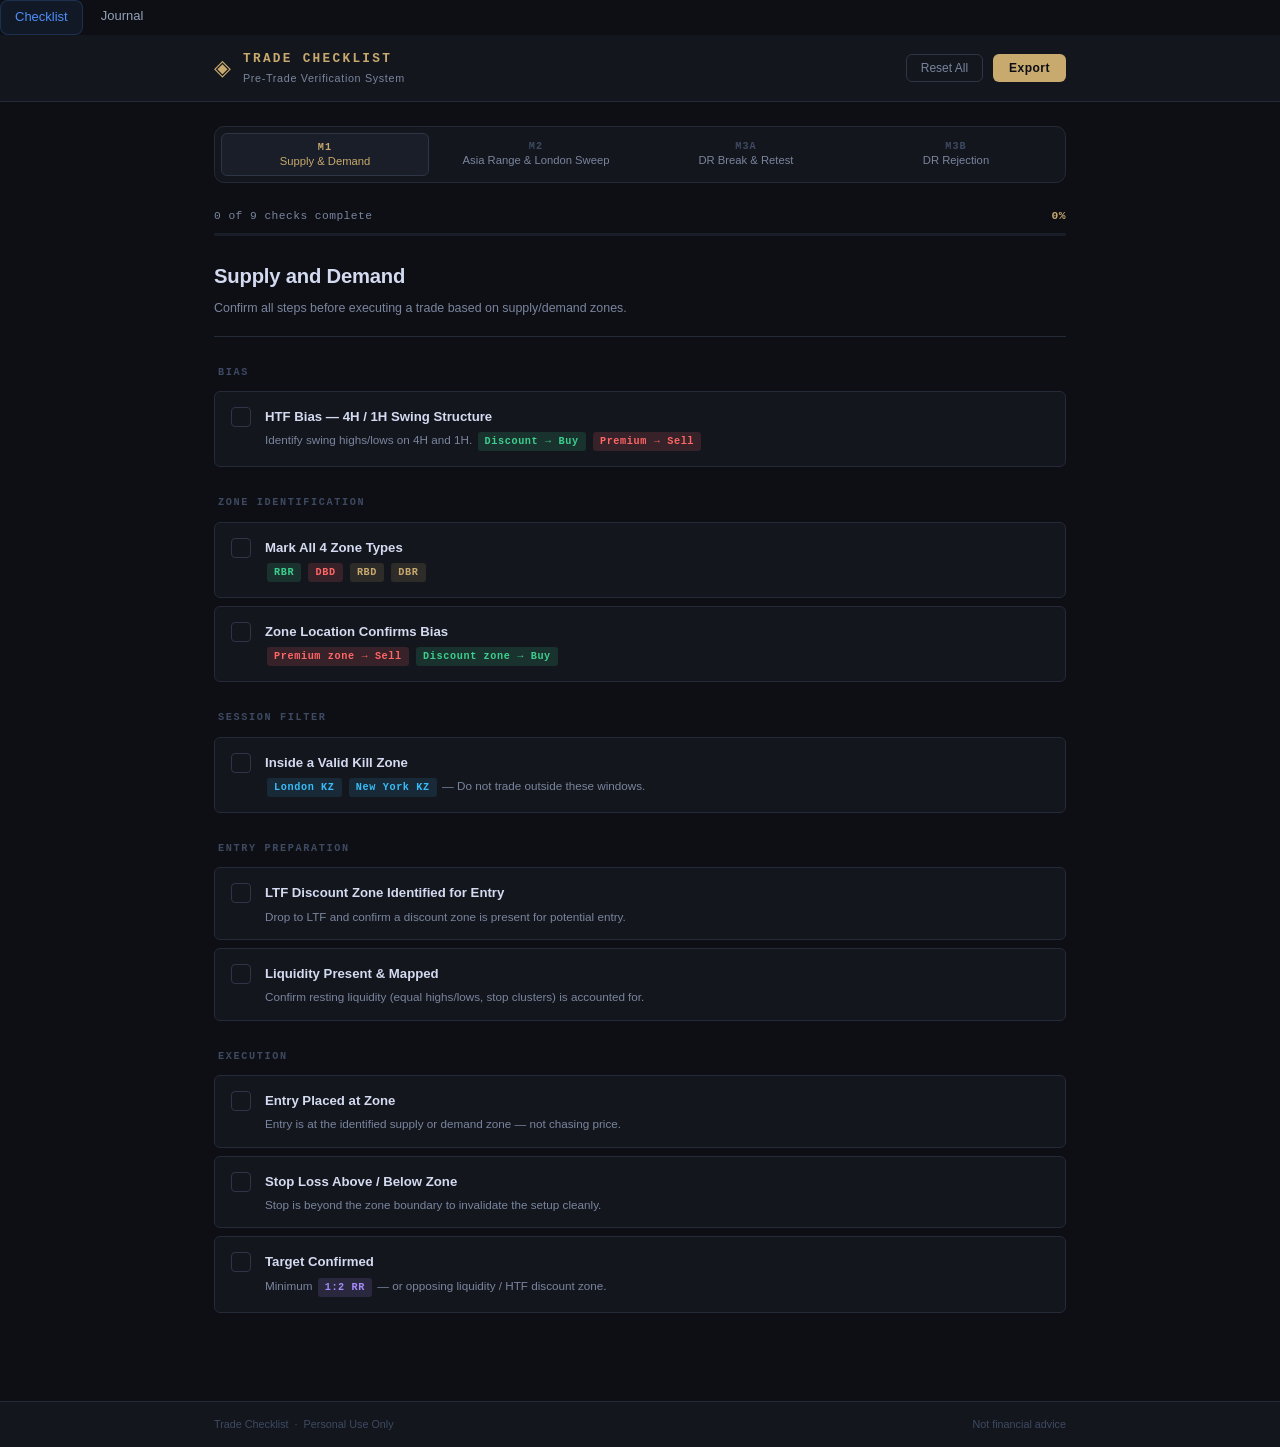
<file: index.html>
<!DOCTYPE html>
<html lang="en">
<head>
  <meta charset="UTF-8" />
  <meta name="viewport" content="width=device-width, initial-scale=1.0" />
  <title>Trade Checklist</title>
  <link rel="stylesheet" href="style.css" />
</head>
<body>

  <nav class="nav-links" style="display:flex;gap:4px;">
  <a href="index.html" style="padding:6px 14px;border-radius:8px;color:#e2e8f0;text-decoration:none;font-size:13px;background:rgba(79,142,247,0.08);border:1px solid rgba(79,142,247,0.2);color:#4f8ef7;">Checklist</a>
  <a href="journal.html" style="padding:6px 14px;border-radius:8px;color:#94a3b8;text-decoration:none;font-size:13px;">Journal</a>
</nav>
  <header>
    <div class="header-inner">
      <div class="logo-block">
        <span class="logo-mark">◈</span>
        <div>
          <div class="site-title">TRADE CHECKLIST</div>
          <div class="site-sub">Pre-Trade Verification System</div>
        </div>
      </div>
      <div class="header-actions">
        <button class="btn-ghost" onclick="resetAll()">Reset All</button>
        <button class="btn-primary" onclick="printChecklist()">Export</button>
      </div>
    </div>
  </header>

  <main>
    <!-- Module Tabs -->
    <nav class="module-tabs">
      <button class="tab active" data-module="0" onclick="switchModule(0)">
        <span class="tab-num">M1</span>
        <span class="tab-label">Supply & Demand</span>
      </button>
      <button class="tab" data-module="1" onclick="switchModule(1)">
        <span class="tab-num">M2</span>
        <span class="tab-label">Asia Range & London Sweep</span>
      </button>
      <button class="tab" data-module="2" onclick="switchModule(2)">
        <span class="tab-num">M3A</span>
        <span class="tab-label">DR Break & Retest</span>
      </button>
      <button class="tab" data-module="3" onclick="switchModule(3)">
        <span class="tab-num">M3B</span>
        <span class="tab-label">DR Rejection</span>
      </button>
    </nav>

    <!-- Progress Bar -->
    <div class="progress-bar-wrap">
      <div class="progress-meta">
        <span id="progress-label">0 of 9 checks complete</span>
        <span id="progress-pct">0%</span>
      </div>
      <div class="progress-track">
        <div class="progress-fill" id="progress-fill"></div>
      </div>
    </div>

    <!-- Checklist Panels -->
    <div class="checklist-panels">

      <!-- Module 1: Supply and Demand -->
      <div class="panel active" id="panel-0">
        <div class="panel-header">
          <div class="panel-title">Supply and Demand</div>
          <div class="panel-desc">Confirm all steps before executing a trade based on supply/demand zones.</div>
        </div>

        <div class="section-group">
          <div class="section-label">BIAS</div>
          <div class="check-item" data-id="m1-1">
            <div class="check-box" onclick="toggleCheck(this)"></div>
            <div class="check-content">
              <div class="check-title">HTF Bias — 4H / 1H Swing Structure</div>
              <div class="check-detail">Identify swing highs/lows on 4H and 1H. <span class="tag tag-buy">Discount → Buy</span> <span class="tag tag-sell">Premium → Sell</span></div>
            </div>
          </div>
        </div>

        <div class="section-group">
          <div class="section-label">ZONE IDENTIFICATION</div>
          <div class="check-item" data-id="m1-2">
            <div class="check-box" onclick="toggleCheck(this)"></div>
            <div class="check-content">
              <div class="check-title">Mark All 4 Zone Types</div>
              <div class="check-detail">
                <span class="tag tag-green">RBR</span>
                <span class="tag tag-red">DBD</span>
                <span class="tag tag-reverse">RBD</span>
                <span class="tag tag-reverse">DBR</span>
              </div>
            </div>
          </div>
          <div class="check-item" data-id="m1-3">
            <div class="check-box" onclick="toggleCheck(this)"></div>
            <div class="check-content">
              <div class="check-title">Zone Location Confirms Bias</div>
              <div class="check-detail"><span class="tag tag-sell">Premium zone → Sell</span> <span class="tag tag-buy">Discount zone → Buy</span></div>
            </div>
          </div>
        </div>

        <div class="section-group">
          <div class="section-label">SESSION FILTER</div>
          <div class="check-item" data-id="m1-4">
            <div class="check-box" onclick="toggleCheck(this)"></div>
            <div class="check-content">
              <div class="check-title">Inside a Valid Kill Zone</div>
              <div class="check-detail"><span class="tag tag-session">London KZ</span> <span class="tag tag-session">New York KZ</span> — Do not trade outside these windows.</div>
            </div>
          </div>
        </div>

        <div class="section-group">
          <div class="section-label">ENTRY PREPARATION</div>
          <div class="check-item" data-id="m1-5">
            <div class="check-box" onclick="toggleCheck(this)"></div>
            <div class="check-content">
              <div class="check-title">LTF Discount Zone Identified for Entry</div>
              <div class="check-detail">Drop to LTF and confirm a discount zone is present for potential entry.</div>
            </div>
          </div>
          <div class="check-item" data-id="m1-6">
            <div class="check-box" onclick="toggleCheck(this)"></div>
            <div class="check-content">
              <div class="check-title">Liquidity Present & Mapped</div>
              <div class="check-detail">Confirm resting liquidity (equal highs/lows, stop clusters) is accounted for.</div>
            </div>
          </div>
        </div>

        <div class="section-group">
          <div class="section-label">EXECUTION</div>
          <div class="check-item" data-id="m1-7">
            <div class="check-box" onclick="toggleCheck(this)"></div>
            <div class="check-content">
              <div class="check-title">Entry Placed at Zone</div>
              <div class="check-detail">Entry is at the identified supply or demand zone — not chasing price.</div>
            </div>
          </div>
          <div class="check-item" data-id="m1-8">
            <div class="check-box" onclick="toggleCheck(this)"></div>
            <div class="check-content">
              <div class="check-title">Stop Loss Above / Below Zone</div>
              <div class="check-detail">Stop is beyond the zone boundary to invalidate the setup cleanly.</div>
            </div>
          </div>
          <div class="check-item" data-id="m1-9">
            <div class="check-box" onclick="toggleCheck(this)"></div>
            <div class="check-content">
              <div class="check-title">Target Confirmed</div>
              <div class="check-detail">Minimum <span class="tag tag-rr">1:2 RR</span> — or opposing liquidity / HTF discount zone.</div>
            </div>
          </div>
        </div>
      </div>

      <!-- Module 2: Asia Range & London Sweep -->
      <div class="panel" id="panel-1">
        <div class="panel-header">
          <div class="panel-title">Asia Range & London Sweep</div>
          <div class="panel-desc">Confirm Asia session range and London's sweep of its liquidity before entry.</div>
        </div>

        <div class="section-group">
          <div class="section-label">BIAS</div>
          <div class="check-item" data-id="m2-1">
            <div class="check-box" onclick="toggleCheck(this)"></div>
            <div class="check-content">
              <div class="check-title">HTF Bias — 4H / 1H Swing Structure</div>
              <div class="check-detail">Identify swing highs/lows on 4H and 1H. <span class="tag tag-buy">Discount → Buy</span> <span class="tag tag-sell">Premium → Sell</span></div>
            </div>
          </div>
        </div>

        <div class="section-group">
          <div class="section-label">SESSION ANALYSIS</div>
          <div class="check-item" data-id="m2-2">
            <div class="check-box" onclick="toggleCheck(this)"></div>
            <div class="check-content">
              <div class="check-title">Asia Session Range Marked</div>
              <div class="check-detail">Mark the high and low of the Asia session clearly on your chart.</div>
            </div>
          </div>
          <div class="check-item" data-id="m2-3">
            <div class="check-box" onclick="toggleCheck(this)"></div>
            <div class="check-content">
              <div class="check-title">London Has Swept Asia Liquidity</div>
              <div class="check-detail">Confirm London session took out the Asia high or low (liquidity sweep confirmed).</div>
            </div>
          </div>
        </div>

        <div class="section-group">
          <div class="section-label">CONFIRMATION</div>
          <div class="check-item" data-id="m2-4">
            <div class="check-box" onclick="toggleCheck(this)"></div>
            <div class="check-content">
              <div class="check-title">5-Min CHoCH Formed</div>
              <div class="check-detail">Wait for a Change of Character on the 5-minute chart after the sweep.</div>
            </div>
          </div>
          <div class="check-item" data-id="m2-5">
            <div class="check-box" onclick="toggleCheck(this)"></div>
            <div class="check-content">
              <div class="check-title">LTF Discount Zone for Entry</div>
              <div class="check-detail">Drop to LTF and confirm a discount zone aligns with the CHoCH direction.</div>
            </div>
          </div>
        </div>

        <div class="section-group">
          <div class="section-label">EXECUTION</div>
          <div class="check-item" data-id="m2-6">
            <div class="check-box" onclick="toggleCheck(this)"></div>
            <div class="check-content">
              <div class="check-title">Entry Placed at Zone</div>
              <div class="check-detail">Entry is at the identified LTF zone — not chasing price.</div>
            </div>
          </div>
          <div class="check-item" data-id="m2-7">
            <div class="check-box" onclick="toggleCheck(this)"></div>
            <div class="check-content">
              <div class="check-title">Stop Loss Above / Below the Zone</div>
              <div class="check-detail">Stop is placed beyond the zone to invalidate the setup.</div>
            </div>
          </div>
          <div class="check-item" data-id="m2-8">
            <div class="check-box" onclick="toggleCheck(this)"></div>
            <div class="check-content">
              <div class="check-title">Target: Asia High or Low</div>
              <div class="check-detail">Target is the opposing Asia session level — Asia High (for buys) or Asia Low (for sells).</div>
            </div>
          </div>
        </div>
      </div>

      <!-- Module 3A: DR Break and Retest -->
      <div class="panel" id="panel-2">
        <div class="panel-header">
          <div class="panel-title">DR Break and Retest</div>
          <div class="panel-desc">Wait for the Defining Range to form, break, and retest before entry.</div>
        </div>

        <div class="section-group">
          <div class="section-label">RANGE SETUP</div>
          <div class="check-item" data-id="m3a-1">
            <div class="check-box" onclick="toggleCheck(this)"></div>
            <div class="check-content">
              <div class="check-title">Wait for the DR to Form</div>
              <div class="check-detail">Do not act until the Defining Range has fully established its boundaries.</div>
            </div>
          </div>
          <div class="check-item" data-id="m3a-2">
            <div class="check-box" onclick="toggleCheck(this)"></div>
            <div class="check-content">
              <div class="check-title">Mark All Internal Zones</div>
              <div class="check-detail">Map Supply/Demand zones, FVGs within the range structure.</div>
            </div>
          </div>
          <div class="check-item" data-id="m3a-3">
            <div class="check-box" onclick="toggleCheck(this)"></div>
            <div class="check-content">
              <div class="check-title">DR High / Low / Mid Identified</div>
              <div class="check-detail">All three key DR levels are clearly marked on the chart.</div>
            </div>
          </div>
        </div>

        <div class="section-group">
          <div class="section-label">BREAK & RETEST</div>
          <div class="check-item" data-id="m3a-4">
            <div class="check-box" onclick="toggleCheck(this)"></div>
            <div class="check-content">
              <div class="check-title">Zone Break Confirmed</div>
              <div class="check-detail">Price has broken through the identified zone — wait for the break, not the approach.</div>
            </div>
          </div>
          <div class="check-item" data-id="m3a-5">
            <div class="check-box" onclick="toggleCheck(this)"></div>
            <div class="check-content">
              <div class="check-title">Retest Has Occurred — Entry Planned</div>
              <div class="check-detail">Price returns to the broken zone. Entry is planned at the retest, not the break.</div>
            </div>
          </div>
        </div>

        <div class="section-group">
          <div class="section-label">EXECUTION</div>
          <div class="check-item" data-id="m3a-6">
            <div class="check-box" onclick="toggleCheck(this)"></div>
            <div class="check-content">
              <div class="check-title">Stop Loss Above / Below Zone</div>
              <div class="check-detail">Stop is beyond the retested zone to invalidate the setup.</div>
            </div>
          </div>
          <div class="check-item" data-id="m3a-7">
            <div class="check-box" onclick="toggleCheck(this)"></div>
            <div class="check-content">
              <div class="check-title">Target Confirmed</div>
              <div class="check-detail">Minimum <span class="tag tag-rr">1:2 RR</span> — or opposing liquidity / HTF discount zone.</div>
            </div>
          </div>
        </div>
      </div>

      <!-- Module 3B: DR Rejection -->
      <div class="panel" id="panel-3">
        <div class="panel-header">
          <div class="panel-title">DR Rejection Confirmation</div>
          <div class="panel-desc">When direction is uncertain, wait for two consecutive rejection candles and enter on the third.</div>
        </div>

        <div class="section-group">
          <div class="section-label">RANGE SETUP</div>
          <div class="check-item" data-id="m3b-1">
            <div class="check-box" onclick="toggleCheck(this)"></div>
            <div class="check-content">
              <div class="check-title">Wait for the DR to Form</div>
              <div class="check-detail">Do not act until the Defining Range has fully established its boundaries.</div>
            </div>
          </div>
          <div class="check-item" data-id="m3b-2">
            <div class="check-box" onclick="toggleCheck(this)"></div>
            <div class="check-content">
              <div class="check-title">Mark All Internal Zones</div>
              <div class="check-detail">Map Supply/Demand zones, FVGs within the range structure.</div>
            </div>
          </div>
          <div class="check-item" data-id="m3b-3">
            <div class="check-box" onclick="toggleCheck(this)"></div>
            <div class="check-content">
              <div class="check-title">DR High / Low / Mid Identified</div>
              <div class="check-detail">All three key DR levels are clearly marked on the chart.</div>
            </div>
          </div>
        </div>

        <div class="section-group">
          <div class="section-label">BREAK OBSERVED</div>
          <div class="check-item" data-id="m3b-4">
            <div class="check-box" onclick="toggleCheck(this)"></div>
            <div class="check-content">
              <div class="check-title">Zone Break Confirmed (Direction Uncertain)</div>
              <div class="check-detail">Price broke through a zone but direction is ambiguous — do not enter yet.</div>
            </div>
          </div>
        </div>

        <div class="section-group">
          <div class="section-label">REJECTION PATTERN</div>
          <div class="check-item" data-id="m3b-5">
            <div class="check-box" onclick="toggleCheck(this)"></div>
            <div class="check-content">
              <div class="check-title">Price Pulled Back into DR Levels</div>
              <div class="check-detail">Price returned to the range after the break — now watching for rejection signal.</div>
            </div>
          </div>
          <div class="check-item" data-id="m3b-6">
            <div class="check-box" onclick="toggleCheck(this)"></div>
            <div class="check-content">
              <div class="check-title">Two Consecutive Rejection Candles Formed</div>
              <div class="check-detail">Two back-to-back candles rejecting the DR level are confirmed. Wait for candle 2 to close.</div>
            </div>
          </div>
        </div>

        <div class="section-group">
          <div class="section-label">EXECUTION</div>
          <div class="check-item" data-id="m3b-7">
            <div class="check-box" onclick="toggleCheck(this)"></div>
            <div class="check-content">
              <div class="check-title">Entry on 3rd Candle</div>
              <div class="check-detail">Enter at the open or confirmed move of the third candle — not before.</div>
            </div>
          </div>
          <div class="check-item" data-id="m3b-8">
            <div class="check-box" onclick="toggleCheck(this)"></div>
            <div class="check-content">
              <div class="check-title">Stop Loss Above / Below Zone</div>
              <div class="check-detail">Stop placed beyond the rejection zone to invalidate the pattern.</div>
            </div>
          </div>
          <div class="check-item" data-id="m3b-9">
            <div class="check-box" onclick="toggleCheck(this)"></div>
            <div class="check-content">
              <div class="check-title">Target Confirmed</div>
              <div class="check-detail">Minimum <span class="tag tag-rr">1:2 RR</span> — or opposing liquidity / HTF discount zone.</div>
            </div>
          </div>
        </div>
      </div>

    </div><!-- end .checklist-panels -->

    <!-- Trade Ready Banner -->
    <div class="trade-ready" id="trade-ready">
      <span class="ready-icon">✓</span>
      <span>All checks passed — trade is valid.</span>
    </div>

  </main>

  <footer>
    <div class="footer-inner">
      <span>Trade Checklist &nbsp;·&nbsp; Personal Use Only</span>
      <span>Not financial advice</span>
    </div>
  </footer>

  <script src="app.js"></script>
</body>
</html>
</file>
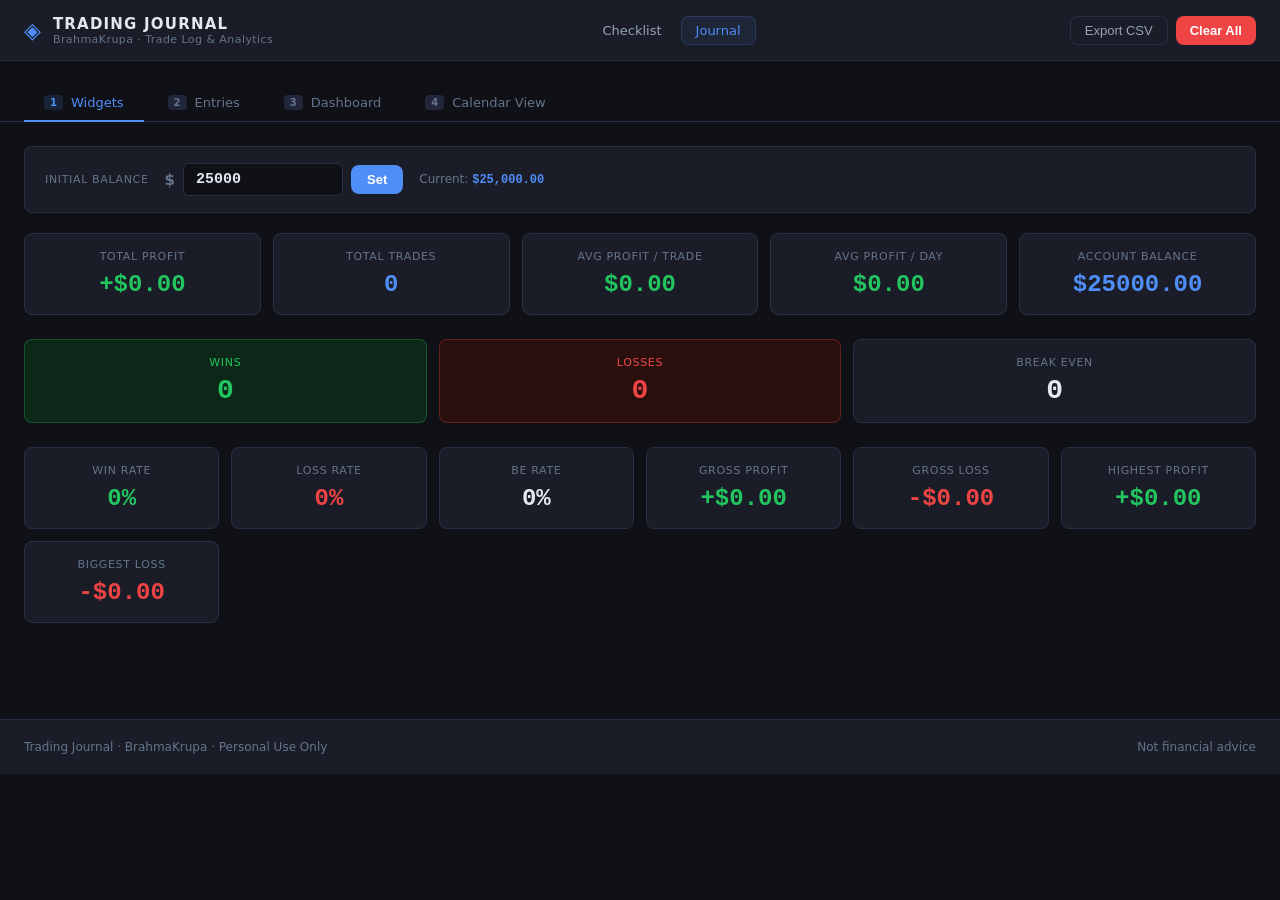
<file: journal.html>
<!DOCTYPE html>
<html lang="en">
<head>
<meta charset="UTF-8" />
<meta name="viewport" content="width=device-width, initial-scale=1.0" />
<title>Trading Journal</title>
<style>
  :root {
    --bg: #0f1117;
    --surface: #1a1d27;
    --surface2: #22263a;
    --border: #2a2f45;
    --accent: #4f8ef7;
    --accent2: #7c5af7;
    --green: #22c55e;
    --green-bg: #0d2818;
    --red: #ef4444;
    --red-bg: #2a0f0f;
    --yellow: #eab308;
    --text: #e2e8f0;
    --text-muted: #64748b;
    --text-dim: #94a3b8;
    --radius: 8px;
    --mono: 'Courier New', monospace;
  }

  * { box-sizing: border-box; margin: 0; padding: 0; }

  body {
    background: var(--bg);
    color: var(--text);
    font-family: 'Segoe UI', system-ui, -apple-system, sans-serif;
    font-size: 14px;
    min-height: 100vh;
  }

  /* ── HEADER ── */
  header {
    background: var(--surface);
    border-bottom: 1px solid var(--border);
    padding: 0 24px;
    position: sticky;
    top: 0;
    z-index: 100;
  }
  .header-inner {
    max-width: 1600px;
    margin: 0 auto;
    display: flex;
    align-items: center;
    justify-content: space-between;
    height: 60px;
  }
  .logo-block { display: flex; align-items: center; gap: 12px; }
  .logo-mark { font-size: 22px; color: var(--accent); }
  .site-title { font-size: 15px; font-weight: 700; letter-spacing: 0.08em; color: var(--text); }
  .site-sub { font-size: 11px; color: var(--text-muted); letter-spacing: 0.04em; }

  .nav-links { display: flex; gap: 4px; }
  .nav-link {
    padding: 6px 14px;
    border-radius: var(--radius);
    font-size: 13px;
    color: var(--text-dim);
    text-decoration: none;
    transition: all 0.15s;
    border: 1px solid transparent;
  }
  .nav-link:hover { color: var(--text); background: var(--surface2); }
  .nav-link.active-link { color: var(--accent); background: rgba(79,142,247,0.08); border-color: rgba(79,142,247,0.2); }

  .header-actions { display: flex; gap: 8px; }
  .btn-ghost {
    padding: 6px 14px; border-radius: var(--radius);
    background: transparent; border: 1px solid var(--border);
    color: var(--text-dim); font-size: 13px; cursor: pointer;
    transition: all 0.15s;
  }
  .btn-ghost:hover { border-color: var(--accent); color: var(--text); }
  .btn-primary {
    padding: 6px 14px; border-radius: var(--radius);
    background: var(--accent); border: none;
    color: #fff; font-size: 13px; cursor: pointer;
    font-weight: 600; transition: opacity 0.15s;
  }
  .btn-primary:hover { opacity: 0.85; }
  .btn-danger {
    padding: 6px 14px; border-radius: var(--radius);
    background: var(--red); border: none;
    color: #fff; font-size: 13px; cursor: pointer;
    font-weight: 600; transition: opacity 0.15s;
  }
  .btn-danger:hover { opacity: 0.85; }

  /* ── TABS ── */
  .module-tabs {
    max-width: 1600px;
    margin: 24px auto 0;
    padding: 0 24px;
    display: flex;
    gap: 4px;
    border-bottom: 1px solid var(--border);
  }
  .tab {
    padding: 10px 20px;
    border: none;
    border-bottom: 2px solid transparent;
    background: transparent;
    color: var(--text-muted);
    font-size: 13px;
    cursor: pointer;
    transition: all 0.15s;
    display: flex;
    align-items: center;
    gap: 8px;
    font-family: inherit;
    margin-bottom: -1px;
  }
  .tab:hover { color: var(--text); }
  .tab.active { color: var(--accent); border-bottom-color: var(--accent); }
  .tab-num {
    font-size: 10px;
    font-weight: 700;
    padding: 2px 6px;
    border-radius: 4px;
    background: var(--surface2);
    color: var(--text-muted);
  }
  .tab.active .tab-num { background: rgba(79,142,247,0.15); color: var(--accent); }

  /* ── PANELS ── */
  .panels { max-width: 1600px; margin: 0 auto; padding: 24px; }
  .panel { display: none; }
  .panel.active { display: block; }

  /* ── WIDGETS PANEL ── */
  .stats-grid {
    display: grid;
    grid-template-columns: repeat(auto-fit, minmax(170px, 1fr));
    gap: 12px;
    margin-bottom: 24px;
  }
  .stat-card {
    background: var(--surface);
    border: 1px solid var(--border);
    border-radius: var(--radius);
    padding: 16px;
    text-align: center;
  }
  .stat-card .label { font-size: 11px; color: var(--text-muted); letter-spacing: 0.06em; text-transform: uppercase; margin-bottom: 8px; }
  .stat-card .value { font-size: 24px; font-weight: 700; font-family: var(--mono); color: var(--text); }
  .stat-card .value.green { color: var(--green); }
  .stat-card .value.red { color: var(--red); }
  .stat-card .value.accent { color: var(--accent); }

  .wl-grid {
    display: grid;
    grid-template-columns: repeat(3, 1fr);
    gap: 12px;
    margin-bottom: 24px;
  }
  .wl-card {
    background: var(--surface);
    border: 1px solid var(--border);
    border-radius: var(--radius);
    padding: 16px;
    text-align: center;
  }
  .wl-card.win-card { border-color: rgba(34,197,94,0.3); background: var(--green-bg); }
  .wl-card.loss-card { border-color: rgba(239,68,68,0.3); background: var(--red-bg); }
  .wl-card .wl-label { font-size: 11px; text-transform: uppercase; letter-spacing: 0.06em; color: var(--text-muted); margin-bottom: 6px; }
  .wl-card.win-card .wl-label { color: var(--green); }
  .wl-card.loss-card .wl-label { color: var(--red); }
  .wl-card .wl-value { font-size: 28px; font-weight: 700; font-family: var(--mono); }
  .wl-card.win-card .wl-value { color: var(--green); }
  .wl-card.loss-card .wl-value { color: var(--red); }

  /* ── ENTRIES PANEL ── */
  .form-header {
    display: flex;
    align-items: center;
    justify-content: space-between;
    margin-bottom: 16px;
  }
  .form-header h2 { font-size: 16px; font-weight: 600; color: var(--text); }

  .entry-form {
    background: var(--surface);
    border: 1px solid var(--border);
    border-radius: var(--radius);
    padding: 20px;
    margin-bottom: 24px;
  }
  .entry-form h3 { font-size: 13px; font-weight: 600; color: var(--text-muted); text-transform: uppercase; letter-spacing: 0.06em; margin-bottom: 16px; }

  .form-grid {
    display: grid;
    grid-template-columns: repeat(auto-fill, minmax(160px, 1fr));
    gap: 12px;
    margin-bottom: 16px;
  }
  .form-group { display: flex; flex-direction: column; gap: 4px; }
  .form-group label { font-size: 11px; color: var(--text-muted); text-transform: uppercase; letter-spacing: 0.05em; }
  .form-group input,
  .form-group select,
  .form-group textarea {
    background: var(--bg);
    border: 1px solid var(--border);
    border-radius: 6px;
    color: var(--text);
    padding: 7px 10px;
    font-size: 13px;
    font-family: inherit;
    transition: border-color 0.15s;
    width: 100%;
  }
  .form-group input:focus,
  .form-group select:focus,
  .form-group textarea:focus {
    outline: none;
    border-color: var(--accent);
  }
  .form-group select option { background: var(--surface2); }
  .form-group textarea { resize: vertical; min-height: 60px; }

  .form-actions { display: flex; gap: 8px; justify-content: flex-end; }

  /* Trade log table */
  .table-wrap { overflow-x: auto; border-radius: var(--radius); border: 1px solid var(--border); }
  table { width: 100%; border-collapse: collapse; min-width: 900px; }
  thead tr { background: var(--surface2); }
  thead th {
    padding: 10px 12px;
    text-align: left;
    font-size: 11px;
    font-weight: 600;
    text-transform: uppercase;
    letter-spacing: 0.06em;
    color: var(--text-muted);
    border-bottom: 1px solid var(--border);
    white-space: nowrap;
  }
  tbody tr { border-bottom: 1px solid var(--border); transition: background 0.1s; }
  tbody tr:last-child { border-bottom: none; }
  tbody tr:hover { background: var(--surface2); }
  tbody td { padding: 10px 12px; font-size: 13px; color: var(--text-dim); white-space: nowrap; }
  tbody td.win { color: var(--green); font-weight: 600; }
  tbody td.loss { color: var(--red); font-weight: 600; }
  tbody td.be { color: var(--yellow); font-weight: 600; }
  .empty-state {
    text-align: center;
    padding: 48px;
    color: var(--text-muted);
    font-size: 13px;
  }
  .empty-state .empty-icon { font-size: 32px; margin-bottom: 8px; opacity: 0.4; }
  .badge {
    display: inline-block;
    padding: 2px 8px;
    border-radius: 4px;
    font-size: 11px;
    font-weight: 600;
  }
  .badge-long { background: rgba(34,197,94,0.15); color: var(--green); }
  .badge-short { background: rgba(239,68,68,0.15); color: var(--red); }
  .badge-win { background: rgba(34,197,94,0.15); color: var(--green); }
  .badge-loss { background: rgba(239,68,68,0.15); color: var(--red); }
  .badge-be { background: rgba(234,179,8,0.15); color: var(--yellow); }
  .del-btn {
    background: none; border: none; color: var(--text-muted); cursor: pointer; font-size: 16px; padding: 2px 6px;
    border-radius: 4px; transition: all 0.15s;
  }
  .del-btn:hover { color: var(--red); background: var(--red-bg); }

  /* ── DASHBOARD PANEL ── */
  .dashboard-grid {
    display: grid;
    grid-template-columns: repeat(auto-fill, minmax(260px, 1fr));
    gap: 16px;
    margin-bottom: 24px;
  }
  .dash-card {
    background: var(--surface);
    border: 1px solid var(--border);
    border-radius: var(--radius);
    overflow: hidden;
  }
  .dash-card-header {
    padding: 12px 16px;
    border-bottom: 1px solid var(--border);
    font-size: 12px;
    font-weight: 600;
    text-transform: uppercase;
    letter-spacing: 0.06em;
    color: var(--text-muted);
  }
  .dash-table { width: 100%; border-collapse: collapse; }
  .dash-table th {
    padding: 8px 12px;
    font-size: 11px;
    text-align: left;
    color: var(--text-muted);
    background: var(--surface2);
  }
  .dash-table td { padding: 8px 12px; font-size: 12px; color: var(--text-dim); border-top: 1px solid var(--border); }
  .dash-table tr:hover td { background: rgba(255,255,255,0.02); }
  .dash-table td.val-green { color: var(--green); font-family: var(--mono); }
  .dash-table td.val-red { color: var(--red); font-family: var(--mono); }
  .dash-table td.val-num { font-family: var(--mono); color: var(--text); }
  .dash-table td.val-accent { color: var(--accent); font-family: var(--mono); }

  /* ── CALENDAR PANEL ── */
  .cal-header {
    display: flex;
    align-items: center;
    justify-content: space-between;
    margin-bottom: 16px;
  }
  .cal-nav {
    display: flex;
    align-items: center;
    gap: 12px;
  }
  .cal-nav button {
    background: var(--surface);
    border: 1px solid var(--border);
    color: var(--text);
    border-radius: 6px;
    padding: 6px 12px;
    cursor: pointer;
    font-size: 14px;
    transition: all 0.15s;
  }
  .cal-nav button:hover { border-color: var(--accent); color: var(--accent); }
  .cal-month-label { font-size: 18px; font-weight: 700; color: var(--text); min-width: 160px; text-align: center; }

  .cal-grid {
    background: var(--surface);
    border: 1px solid var(--border);
    border-radius: var(--radius);
    overflow: hidden;
  }
  .cal-days-header {
    display: grid;
    grid-template-columns: repeat(7, 1fr);
    border-bottom: 1px solid var(--border);
  }
  .cal-day-name {
    padding: 10px;
    text-align: center;
    font-size: 11px;
    font-weight: 600;
    text-transform: uppercase;
    letter-spacing: 0.06em;
    color: var(--text-muted);
    background: var(--surface2);
  }
  .cal-cells {
    display: grid;
    grid-template-columns: repeat(7, 1fr);
  }
  .cal-cell {
    min-height: 90px;
    border-right: 1px solid var(--border);
    border-bottom: 1px solid var(--border);
    padding: 8px;
    position: relative;
    cursor: pointer;
    transition: background 0.1s;
  }
  .cal-cell:nth-child(7n) { border-right: none; }
  .cal-cell:hover { background: var(--surface2); }
  .cal-cell.empty { background: rgba(0,0,0,0.2); cursor: default; }
  .cal-cell.today { outline: 2px solid var(--accent); outline-offset: -2px; }
  .cal-date-num { font-size: 12px; font-weight: 600; color: var(--text-muted); margin-bottom: 4px; }
  .cal-cell.today .cal-date-num { color: var(--accent); }
  .cal-pnl {
    font-size: 14px;
    font-weight: 700;
    font-family: var(--mono);
  }
  .cal-pnl.pos { color: var(--green); }
  .cal-pnl.neg { color: var(--red); }
  .cal-pnl.zero { color: var(--text-muted); }
  .cal-trade-count { font-size: 10px; color: var(--text-muted); margin-top: 2px; }

  .cal-summary {
    display: grid;
    grid-template-columns: repeat(auto-fill, minmax(140px, 1fr));
    gap: 12px;
    margin-top: 16px;
  }

  /* ── MISC ── */
  .section-title {
    font-size: 12px;
    font-weight: 700;
    text-transform: uppercase;
    letter-spacing: 0.08em;
    color: var(--text-muted);
    margin-bottom: 12px;
    padding-bottom: 8px;
    border-bottom: 1px solid var(--border);
  }

  footer {
    margin-top: 48px;
    padding: 20px 24px;
    border-top: 1px solid var(--border);
    background: var(--surface);
  }
  .footer-inner {
    max-width: 1600px;
    margin: 0 auto;
    display: flex;
    justify-content: space-between;
    font-size: 12px;
    color: var(--text-muted);
  }

  @media (max-width: 640px) {
    .header-inner { flex-wrap: wrap; height: auto; padding: 12px 0; gap: 8px; }
    .wl-grid { grid-template-columns: 1fr 1fr 1fr; }
    .form-grid { grid-template-columns: 1fr 1fr; }
    .cal-cell { min-height: 60px; }
  }
</style>
</head>
<body>

<header>
  <div class="header-inner">
    <div class="logo-block">
      <span class="logo-mark">◈</span>
      <div>
        <div class="site-title">TRADING JOURNAL</div>
        <div class="site-sub">BrahmaKrupa · Trade Log & Analytics</div>
      </div>
    </div>
    <nav class="nav-links">
      <a href="index.html" class="nav-link">Checklist</a>
      <a href="journal.html" class="nav-link active-link">Journal</a>
    </nav>
    <div class="header-actions">
      <button class="btn-ghost" onclick="exportCSV()">Export CSV</button>
      <button class="btn-danger" onclick="clearAllTrades()">Clear All</button>
    </div>
  </div>
</header>

<nav class="module-tabs">
  <button class="tab active" data-tab="widgets" onclick="switchTab('widgets')">
    <span class="tab-num">1</span>
    <span class="tab-label">Widgets</span>
  </button>
  <button class="tab" data-tab="entries" onclick="switchTab('entries')">
    <span class="tab-num">2</span>
    <span class="tab-label">Entries</span>
  </button>
  <button class="tab" data-tab="dashboard" onclick="switchTab('dashboard')">
    <span class="tab-num">3</span>
    <span class="tab-label">Dashboard</span>
  </button>
  <button class="tab" data-tab="calendar" onclick="switchTab('calendar')">
    <span class="tab-num">4</span>
    <span class="tab-label">Calendar View</span>
  </button>
</nav>

<div class="panels">

  <!-- ── WIDGETS ── -->
  <div class="panel active" id="tab-widgets">

    <!-- Initial Balance Editor -->
    <div style="background:var(--surface);border:1px solid var(--border);border-radius:var(--radius);padding:16px 20px;margin-bottom:20px;display:flex;align-items:center;gap:16px;flex-wrap:wrap;">
      <div style="font-size:11px;text-transform:uppercase;letter-spacing:0.06em;color:var(--text-muted);white-space:nowrap;">Initial Balance</div>
      <div style="display:flex;align-items:center;gap:8px;">
        <span style="color:var(--text-muted);font-size:15px;font-weight:600;">$</span>
        <input id="initial-balance-input" type="number" step="100" min="0"
          style="background:var(--bg);border:1px solid var(--border);border-radius:6px;color:var(--text);padding:7px 12px;font-size:15px;font-family:'Courier New',monospace;font-weight:700;width:160px;transition:border-color 0.15s;"
          onfocus="this.style.borderColor='var(--accent)'"
          onblur="this.style.borderColor='var(--border)'"
          onkeydown="if(event.key==='Enter')saveInitialBalance()"
          placeholder="25000" />
        <button onclick="saveInitialBalance()" class="btn-primary" style="padding:7px 16px;">Set</button>
      </div>
      <div style="font-size:12px;color:var(--text-muted);">Current: <span id="ib-display" style="color:var(--accent);font-family:'Courier New',monospace;font-weight:700;">$25,000.00</span></div>
    </div>

    <div class="stats-grid" id="stats-grid">
      <div class="stat-card"><div class="label">Total Profit</div><div class="value green" id="w-total-profit">$0.00</div></div>
      <div class="stat-card"><div class="label">Total Trades</div><div class="value accent" id="w-total-trades">0</div></div>
      <div class="stat-card"><div class="label">Avg Profit / Trade</div><div class="value" id="w-avg-trade">$0.00</div></div>
      <div class="stat-card"><div class="label">Avg Profit / Day</div><div class="value" id="w-avg-day">$0.00</div></div>
      <div class="stat-card"><div class="label">Account Balance</div><div class="value accent" id="w-balance">$25,000.00</div></div>
    </div>

    <div class="wl-grid">
      <div class="wl-card win-card"><div class="wl-label">Wins</div><div class="wl-value" id="w-wins">0</div></div>
      <div class="wl-card loss-card"><div class="wl-label">Losses</div><div class="wl-value" id="w-losses">0</div></div>
      <div class="wl-card"><div class="wl-label">Break Even</div><div class="wl-value" id="w-be">0</div></div>
    </div>

    <div class="stats-grid">
      <div class="stat-card"><div class="label">Win Rate</div><div class="value green" id="w-winrate">0%</div></div>
      <div class="stat-card"><div class="label">Loss Rate</div><div class="value red" id="w-lossrate">0%</div></div>
      <div class="stat-card"><div class="label">BE Rate</div><div class="value" id="w-berate">0%</div></div>
      <div class="stat-card"><div class="label">Gross Profit</div><div class="value green" id="w-gross-profit">$0.00</div></div>
      <div class="stat-card"><div class="label">Gross Loss</div><div class="value red" id="w-gross-loss">$0.00</div></div>
      <div class="stat-card"><div class="label">Highest Profit</div><div class="value green" id="w-best">$0.00</div></div>
      <div class="stat-card"><div class="label">Biggest Loss</div><div class="value red" id="w-worst">$0.00</div></div>
    </div>
  </div>

  <!-- ── ENTRIES ── -->
  <div class="panel" id="tab-entries">
    <div class="form-header">
      <h2>Trade Log</h2>
      <button class="btn-primary" onclick="toggleForm()">+ New Trade</button>
    </div>

    <div class="entry-form" id="entry-form" style="display:none;">
      <h3>Log a Trade</h3>
      <div class="form-grid">
        <div class="form-group">
          <label>Date</label>
          <input type="date" id="f-date" />
        </div>
        <div class="form-group">
          <label>Pair</label>
          <input type="text" id="f-pair" placeholder="EURUSD" />
        </div>
        <div class="form-group">
          <label>Session</label>
          <select id="f-session">
            <option value="">—</option>
            <option>London</option>
            <option>New York</option>
            <option>Asia</option>
            <option>Out of Session</option>
          </select>
        </div>
        <div class="form-group">
          <label>Direction</label>
          <select id="f-direction">
            <option value="">—</option>
            <option>Long</option>
            <option>Short</option>
          </select>
        </div>
        <div class="form-group">
          <label>Module</label>
          <select id="f-module">
            <option value="">—</option>
            <option>M1 – Supply & Demand</option>
            <option>M2 – Asia Range & London Sweep</option>
            <option>M3A – DR Break & Retest</option>
            <option>M3B – DR Rejection</option>
          </select>
        </div>
        <div class="form-group">
          <label>Entry Type</label>
          <select id="f-entry-type">
            <option value="">—</option>
            <option>Limit</option>
            <option>Market</option>
            <option>Stop</option>
          </select>
        </div>
        <div class="form-group">
          <label>Entry Price</label>
          <input type="number" id="f-entry" step="0.00001" placeholder="1.08500" />
        </div>
        <div class="form-group">
          <label>Stop Loss</label>
          <input type="number" id="f-sl" step="0.00001" placeholder="1.08200" />
        </div>
        <div class="form-group">
          <label>Take Profit</label>
          <input type="number" id="f-tp" step="0.00001" placeholder="1.09100" />
        </div>
        <div class="form-group">
          <label>Lot Size</label>
          <input type="number" id="f-lot" step="0.01" placeholder="0.10" />
        </div>
        <div class="form-group">
          <label>Profit ($)</label>
          <input type="number" id="f-profit" step="0.01" placeholder="120.00" />
        </div>
        <div class="form-group">
          <label>Outcome</label>
          <select id="f-outcome">
            <option value="">—</option>
            <option>Win</option>
            <option>Loss</option>
            <option>BE</option>
          </select>
        </div>
        <div class="form-group">
          <label>R:R</label>
          <input type="text" id="f-rr" placeholder="1:2" />
        </div>
        <div class="form-group">
          <label>A+ Setup?</label>
          <select id="f-aplus">
            <option value="">—</option>
            <option>Yes</option>
            <option>No</option>
          </select>
        </div>
        <div class="form-group">
          <label>Emotion</label>
          <select id="f-emotion">
            <option value="">—</option>
            <option>Neutral</option>
            <option>Confident</option>
            <option>Anxious</option>
            <option>FOMO</option>
            <option>Greedy</option>
            <option>Patient</option>
          </select>
        </div>
        <div class="form-group">
          <label>Followed Checklist?</label>
          <select id="f-checklist">
            <option value="">—</option>
            <option>Yes</option>
            <option>No</option>
            <option>Partially</option>
          </select>
        </div>
      </div>
      <div class="form-grid" style="grid-template-columns: 1fr 1fr;">
        <div class="form-group">
          <label>Trade Idea / Thesis</label>
          <textarea id="f-idea" placeholder="Why did you take this trade?"></textarea>
        </div>
        <div class="form-group">
          <label>Mistakes / Notes</label>
          <textarea id="f-notes" placeholder="What could you improve?"></textarea>
        </div>
      </div>
      <div class="form-actions">
        <button class="btn-ghost" onclick="toggleForm()">Cancel</button>
        <button class="btn-primary" onclick="saveTrade()">Save Trade</button>
      </div>
    </div>

    <!-- Table -->
    <div class="table-wrap">
      <table>
        <thead>
          <tr>
            <th>#</th>
            <th>Date</th>
            <th>Pair</th>
            <th>Session</th>
            <th>Dir</th>
            <th>Module</th>
            <th>Entry</th>
            <th>SL</th>
            <th>TP</th>
            <th>Lot</th>
            <th>Profit</th>
            <th>Outcome</th>
            <th>R:R</th>
            <th>A+</th>
            <th>Emotion</th>
            <th>Checklist</th>
            <th>Notes</th>
            <th></th>
          </tr>
        </thead>
        <tbody id="trade-tbody">
          <tr>
            <td colspan="18">
              <div class="empty-state">
                <div class="empty-icon">📋</div>
                No trades logged yet. Click "+ New Trade" to get started.
              </div>
            </td>
          </tr>
        </tbody>
      </table>
    </div>
  </div>

  <!-- ── DASHBOARD ── -->
  <div class="panel" id="tab-dashboard">
    <div class="section-title">Performance by Session</div>
    <div class="dashboard-grid" id="dash-session"></div>

    <div class="section-title" style="margin-top:8px;">Performance by Module</div>
    <div class="dashboard-grid" id="dash-module"></div>

    <div class="section-title" style="margin-top:8px;">Monthly Breakdown</div>
    <div class="dash-card" style="margin-bottom:24px;">
      <div class="dash-card-header">Month Wise</div>
      <div style="overflow-x:auto;">
        <table class="dash-table" id="dash-monthly">
          <thead><tr>
            <th>Month</th><th>Trades</th><th>Wins</th><th>Losses</th><th>BE</th>
            <th>Win%</th><th>Net P&amp;L</th><th>Balance</th>
          </tr></thead>
          <tbody id="dash-monthly-body"></tbody>
        </table>
      </div>
    </div>

    <div class="section-title">Direction Analysis</div>
    <div class="dashboard-grid" id="dash-direction"></div>
  </div>

  <!-- ── CALENDAR ── -->
  <div class="panel" id="tab-calendar">
    <div class="cal-header">
      <div class="cal-nav">
        <button onclick="calPrev()">‹</button>
        <div class="cal-month-label" id="cal-label"></div>
        <button onclick="calNext()">›</button>
      </div>
    </div>
    <div class="cal-grid">
      <div class="cal-days-header">
        <div class="cal-day-name">Sun</div>
        <div class="cal-day-name">Mon</div>
        <div class="cal-day-name">Tue</div>
        <div class="cal-day-name">Wed</div>
        <div class="cal-day-name">Thu</div>
        <div class="cal-day-name">Fri</div>
        <div class="cal-day-name">Sat</div>
      </div>
      <div class="cal-cells" id="cal-cells"></div>
    </div>
    <div class="cal-summary" id="cal-summary"></div>
  </div>

</div><!-- /panels -->

<footer>
  <div class="footer-inner">
    <span>Trading Journal · BrahmaKrupa · Personal Use Only</span>
    <span>Not financial advice</span>
  </div>
</footer>

<script>
// ── STATE ──
let INITIAL_BALANCE = parseFloat(localStorage.getItem('tj_initial_balance') || '25000');
let trades = JSON.parse(localStorage.getItem('tj_trades') || '[]');
let calYear = new Date().getFullYear();
let calMonth = new Date().getMonth();

// ── INITIAL BALANCE ──
function saveInitialBalance() {
  const val = parseFloat(document.getElementById('initial-balance-input').value);
  if (isNaN(val) || val < 0) { alert('Enter a valid positive number.'); return; }
  INITIAL_BALANCE = val;
  localStorage.setItem('tj_initial_balance', val);
  document.getElementById('ib-display').textContent = '$' + val.toLocaleString('en-US', {minimumFractionDigits: 2});
  renderWidgets();
  if (document.getElementById('tab-dashboard').classList.contains('active')) renderDashboard();
}

function initBalanceInput() {
  const input = document.getElementById('initial-balance-input');
  input.value = INITIAL_BALANCE;
  document.getElementById('ib-display').textContent = '$' + INITIAL_BALANCE.toLocaleString('en-US', {minimumFractionDigits: 2});
}

// ── TABS ──
function switchTab(id) {
  document.querySelectorAll('.tab').forEach(t => t.classList.toggle('active', t.dataset.tab === id));
  document.querySelectorAll('.panel').forEach(p => p.classList.toggle('active', p.id === 'tab-' + id));
  if (id === 'widgets') renderWidgets();
  if (id === 'entries') renderTable();
  if (id === 'dashboard') renderDashboard();
  if (id === 'calendar') renderCalendar();
}

// ── PERSISTENCE ──
function saveTrades() { localStorage.setItem('tj_trades', JSON.stringify(trades)); }

// ── FORM TOGGLE ──
function toggleForm() {
  const f = document.getElementById('entry-form');
  f.style.display = f.style.display === 'none' ? 'block' : 'none';
  if (f.style.display === 'block') {
    document.getElementById('f-date').value = new Date().toISOString().slice(0, 10);
  }
}

// ── SAVE TRADE ──
function saveTrade() {
  const get = id => document.getElementById(id).value.trim();
  const trade = {
    id: Date.now(),
    date: get('f-date'),
    pair: get('f-pair').toUpperCase(),
    session: get('f-session'),
    direction: get('f-direction'),
    module: get('f-module'),
    entryType: get('f-entry-type'),
    entry: parseFloat(get('f-entry')) || 0,
    sl: parseFloat(get('f-sl')) || 0,
    tp: parseFloat(get('f-tp')) || 0,
    lot: parseFloat(get('f-lot')) || 0,
    profit: parseFloat(get('f-profit')) || 0,
    outcome: get('f-outcome'),
    rr: get('f-rr'),
    aplus: get('f-aplus'),
    emotion: get('f-emotion'),
    checklist: get('f-checklist'),
    idea: get('f-idea'),
    notes: get('f-notes'),
  };
  if (!trade.date || !trade.pair) { alert('Date and Pair are required.'); return; }
  trades.unshift(trade);
  saveTrades();
  renderTable();
  renderWidgets();
  toggleForm();
  // clear form
  ['f-pair','f-session','f-direction','f-module','f-entry-type','f-entry','f-sl','f-tp','f-lot','f-profit','f-outcome','f-rr','f-aplus','f-emotion','f-checklist','f-idea','f-notes'].forEach(id => {
    const el = document.getElementById(id);
    el.tagName === 'SELECT' ? el.selectedIndex = 0 : el.value = '';
  });
}

// ── DELETE ──
function deleteTrade(id) {
  if (!confirm('Delete this trade?')) return;
  trades = trades.filter(t => t.id !== id);
  saveTrades();
  renderTable();
  renderWidgets();
  if (document.getElementById('tab-calendar').classList.contains('active')) renderCalendar();
  if (document.getElementById('tab-dashboard').classList.contains('active')) renderDashboard();
}

// ── RENDER TABLE ──
function renderTable() {
  const tbody = document.getElementById('trade-tbody');
  if (!trades.length) {
    tbody.innerHTML = `<tr><td colspan="18"><div class="empty-state"><div class="empty-icon">📋</div>No trades logged yet. Click "+ New Trade" to get started.</div></td></tr>`;
    return;
  }
  tbody.innerHTML = trades.map((t, i) => {
    const oc = t.outcome === 'Win' ? 'win' : t.outcome === 'Loss' ? 'loss' : 'be';
    const ocBadge = t.outcome === 'Win' ? 'badge-win' : t.outcome === 'Loss' ? 'badge-loss' : 'badge-be';
    const dirBadge = t.direction === 'Long' ? 'badge-long' : 'badge-short';
    const pnl = t.profit >= 0 ? `<span class="win">+$${t.profit.toFixed(2)}</span>` : `<span class="loss">-$${Math.abs(t.profit).toFixed(2)}</span>`;
    return `<tr>
      <td>${trades.length - i}</td>
      <td>${t.date}</td>
      <td><strong>${t.pair}</strong></td>
      <td>${t.session}</td>
      <td><span class="badge ${dirBadge}">${t.direction}</span></td>
      <td>${t.module ? t.module.split('–')[0].trim() : '—'}</td>
      <td>${t.entry || '—'}</td>
      <td>${t.sl || '—'}</td>
      <td>${t.tp || '—'}</td>
      <td>${t.lot || '—'}</td>
      <td>${pnl}</td>
      <td><span class="badge ${ocBadge}">${t.outcome || '—'}</span></td>
      <td>${t.rr || '—'}</td>
      <td>${t.aplus || '—'}</td>
      <td>${t.emotion || '—'}</td>
      <td>${t.checklist || '—'}</td>
      <td title="${t.notes}">${t.notes ? t.notes.slice(0, 20) + (t.notes.length > 20 ? '…' : '') : '—'}</td>
      <td><button class="del-btn" onclick="deleteTrade(${t.id})">✕</button></td>
    </tr>`;
  }).join('');
}

// ── RENDER WIDGETS ──
function renderWidgets() {
  const total = trades.length;
  const wins = trades.filter(t => t.outcome === 'Win').length;
  const losses = trades.filter(t => t.outcome === 'Loss').length;
  const bes = trades.filter(t => t.outcome === 'BE').length;
  const totalPnl = trades.reduce((s, t) => s + (t.profit || 0), 0);
  const grossProfit = trades.filter(t => t.profit > 0).reduce((s, t) => s + t.profit, 0);
  const grossLoss = trades.filter(t => t.profit < 0).reduce((s, t) => s + t.profit, 0);
  const profits = trades.map(t => t.profit || 0);
  const best = profits.length ? Math.max(...profits) : 0;
  const worst = profits.length ? Math.min(...profits) : 0;
  const days = [...new Set(trades.map(t => t.date))].length;
  const balance = INITIAL_BALANCE + totalPnl;

  const fmt = (v, sign = true) => (sign && v > 0 ? '+' : '') + '$' + Math.abs(v).toFixed(2);
  const pct = (n, d) => d ? ((n / d) * 100).toFixed(1) + '%' : '0%';

  set('w-total-profit', (totalPnl >= 0 ? '+' : '') + '$' + Math.abs(totalPnl).toFixed(2));
  set('w-total-trades', total);
  set('w-avg-trade', total ? fmt(totalPnl / total) : '$0.00');
  set('w-avg-day', days ? fmt(totalPnl / days) : '$0.00');
  set('w-balance', '$' + balance.toFixed(2));
  set('w-wins', wins);
  set('w-losses', losses);
  set('w-be', bes);
  set('w-winrate', pct(wins, total));
  set('w-lossrate', pct(losses, total));
  set('w-berate', pct(bes, total));
  set('w-gross-profit', '+$' + grossProfit.toFixed(2));
  set('w-gross-loss', '-$' + Math.abs(grossLoss).toFixed(2));
  set('w-best', (best >= 0 ? '+' : '') + '$' + Math.abs(best).toFixed(2));
  set('w-worst', '-$' + Math.abs(worst).toFixed(2));

  // color
  colorEl('w-total-profit', totalPnl);
  colorEl('w-avg-trade', totalPnl / (total || 1));
  colorEl('w-avg-day', totalPnl / (days || 1));
}

function set(id, val) { const el = document.getElementById(id); if (el) el.textContent = val; }
function colorEl(id, val) {
  const el = document.getElementById(id);
  if (!el) return;
  el.classList.remove('green', 'red');
  el.classList.add(val >= 0 ? 'green' : 'red');
}

// ── RENDER DASHBOARD ──
function renderDashboard() {
  const sessions = ['London', 'New York', 'Asia', 'Out of Session'];
  const modules = ['M1 – Supply & Demand', 'M2 – Asia Range & London Sweep', 'M3A – DR Break & Retest', 'M3B – DR Rejection'];
  const directions = ['Long', 'Short'];

  function buildBreakdown(groupKey, groups) {
    return groups.map(g => {
      const rows = trades.filter(t => (t[groupKey] || '') === g);
      const w = rows.filter(t => t.outcome === 'Win').length;
      const l = rows.filter(t => t.outcome === 'Loss').length;
      const be = rows.filter(t => t.outcome === 'BE').length;
      const pnl = rows.reduce((s, t) => s + (t.profit || 0), 0);
      const pct = rows.length ? ((w / rows.length) * 100).toFixed(0) + '%' : '0%';
      return `<tr>
        <td>${g.split('–')[0].trim()}</td>
        <td class="val-num">${rows.length}</td>
        <td class="val-green">${w}</td>
        <td class="val-red">${l}</td>
        <td>${be}</td>
        <td class="val-accent">${pct}</td>
        <td class="${pnl >= 0 ? 'val-green' : 'val-red'}">${pnl >= 0 ? '+' : ''}$${pnl.toFixed(2)}</td>
      </tr>`;
    }).join('');
  }

  const makeCard = (title, rows) => `
    <div class="dash-card">
      <div class="dash-card-header">${title}</div>
      <table class="dash-table">
        <thead><tr><th>Group</th><th>Total</th><th>W</th><th>L</th><th>BE</th><th>Win%</th><th>P&L</th></tr></thead>
        <tbody>${rows}</tbody>
      </table>
    </div>`;

  document.getElementById('dash-session').innerHTML = makeCard('Session', buildBreakdown('session', sessions));
  document.getElementById('dash-module').innerHTML = makeCard('Module', buildBreakdown('module', modules));
  document.getElementById('dash-direction').innerHTML = makeCard('Direction', buildBreakdown('direction', directions));

  // monthly
  const MONTHS = ['January','February','March','April','May','June','July','August','September','October','November','December'];
  let balance = INITIAL_BALANCE;
  const monthlyBody = MONTHS.map((m, idx) => {
    const rows = trades.filter(t => {
      if (!t.date) return false;
      const d = new Date(t.date);
      return d.getMonth() === idx && d.getFullYear() === new Date().getFullYear();
    });
    const w = rows.filter(t => t.outcome === 'Win').length;
    const l = rows.filter(t => t.outcome === 'Loss').length;
    const be = rows.filter(t => t.outcome === 'BE').length;
    const pnl = rows.reduce((s, t) => s + (t.profit || 0), 0);
    balance += pnl;
    const wr = rows.length ? ((w / rows.length) * 100).toFixed(0) + '%' : '—';
    return `<tr>
      <td>${m}</td>
      <td class="val-num">${rows.length}</td>
      <td class="val-green">${w}</td>
      <td class="val-red">${l}</td>
      <td>${be}</td>
      <td class="val-accent">${wr}</td>
      <td class="${pnl >= 0 ? 'val-green' : 'val-red'}">${pnl !== 0 ? (pnl > 0 ? '+' : '') + '$' + pnl.toFixed(2) : '—'}</td>
      <td class="val-num">$${balance.toFixed(2)}</td>
    </tr>`;
  }).join('');
  document.getElementById('dash-monthly-body').innerHTML = monthlyBody;
}

// ── CALENDAR ──
function renderCalendar() {
  const months = ['January','February','March','April','May','June','July','August','September','October','November','December'];
  document.getElementById('cal-label').textContent = `${months[calMonth]} ${calYear}`;

  const firstDay = new Date(calYear, calMonth, 1).getDay();
  const daysInMonth = new Date(calYear, calMonth + 1, 0).getDate();
  const today = new Date();

  // build day → trades map
  const dayMap = {};
  trades.forEach(t => {
    if (!t.date) return;
    const d = new Date(t.date);
    if (d.getFullYear() === calYear && d.getMonth() === calMonth) {
      const key = d.getDate();
      if (!dayMap[key]) dayMap[key] = [];
      dayMap[key].push(t);
    }
  });

  const cells = document.getElementById('cal-cells');
  let html = '';

  // empty cells before
  for (let i = 0; i < firstDay; i++) html += '<div class="cal-cell empty"></div>';

  for (let d = 1; d <= daysInMonth; d++) {
    const isToday = today.getDate() === d && today.getMonth() === calMonth && today.getFullYear() === calYear;
    const dayTrades = dayMap[d] || [];
    const pnl = dayTrades.reduce((s, t) => s + (t.profit || 0), 0);
    const pnlClass = pnl > 0 ? 'pos' : pnl < 0 ? 'neg' : 'zero';
    const pnlText = pnl !== 0 ? (pnl > 0 ? '+$' : '-$') + Math.abs(pnl).toFixed(2) : '';
    const tradeLabel = dayTrades.length ? `${dayTrades.length} trade${dayTrades.length > 1 ? 's' : ''}` : '';
    html += `<div class="cal-cell${isToday ? ' today' : ''}">
      <div class="cal-date-num">${d}</div>
      ${pnlText ? `<div class="cal-pnl ${pnlClass}">${pnlText}</div>` : ''}
      ${tradeLabel ? `<div class="cal-trade-count">${tradeLabel}</div>` : ''}
    </div>`;
  }

  cells.innerHTML = html;

  // summary
  const monthTrades = Object.values(dayMap).flat();
  const monthPnl = monthTrades.reduce((s, t) => s + (t.profit || 0), 0);
  const monthWins = monthTrades.filter(t => t.outcome === 'Win').length;
  const monthLosses = monthTrades.filter(t => t.outcome === 'Loss').length;

  document.getElementById('cal-summary').innerHTML = `
    <div class="stat-card"><div class="label">Month Trades</div><div class="value accent">${monthTrades.length}</div></div>
    <div class="stat-card"><div class="label">Month P&L</div><div class="value ${monthPnl >= 0 ? 'green' : 'red'}">${monthPnl >= 0 ? '+' : ''}$${Math.abs(monthPnl).toFixed(2)}</div></div>
    <div class="stat-card"><div class="label">Month Wins</div><div class="value green">${monthWins}</div></div>
    <div class="stat-card"><div class="label">Month Losses</div><div class="value red">${monthLosses}</div></div>
    <div class="stat-card"><div class="label">Win Rate</div><div class="value accent">${monthTrades.length ? ((monthWins / monthTrades.length) * 100).toFixed(0) : 0}%</div></div>
  `;
}

function calPrev() { calMonth--; if (calMonth < 0) { calMonth = 11; calYear--; } renderCalendar(); }
function calNext() { calMonth++; if (calMonth > 11) { calMonth = 0; calYear++; } renderCalendar(); }

// ── EXPORT CSV ──
function exportCSV() {
  if (!trades.length) { alert('No trades to export.'); return; }
  const headers = ['Date','Pair','Session','Direction','Module','EntryType','Entry','SL','TP','Lot','Profit','Outcome','RR','A+','Emotion','Checklist','Idea','Notes'];
  const rows = trades.map(t => [
    t.date, t.pair, t.session, t.direction, t.module, t.entryType,
    t.entry, t.sl, t.tp, t.lot, t.profit, t.outcome, t.rr, t.aplus,
    t.emotion, t.checklist, `"${(t.idea||'').replace(/"/g,'""')}"`, `"${(t.notes||'').replace(/"/g,'""')}"`
  ].join(','));
  const csv = [headers.join(','), ...rows].join('\n');
  const a = document.createElement('a');
  a.href = 'data:text/csv,' + encodeURIComponent(csv);
  a.download = `trading-journal-${new Date().toISOString().slice(0,10)}.csv`;
  a.click();
}

// ── CLEAR ALL ──
function clearAllTrades() {
  if (!confirm('Delete ALL trades? This cannot be undone.')) return;
  trades = [];
  saveTrades();
  renderTable();
  renderWidgets();
}

// ── INIT ──
initBalanceInput();
renderWidgets();
renderTable();
renderCalendar();
</script>
</body>
</html>
</file>
<file: style.css>
/* ─── Reset & Base ─── */
*, *::before, *::after { box-sizing: border-box; margin: 0; padding: 0; }

:root {
  --bg:        #0d0f14;
  --surface:   #13161d;
  --surface2:  #1a1e28;
  --border:    #252a38;
  --border2:   #2e3547;
  --accent:    #c8a96e;       /* amber gold — chart candlestick energy */
  --accent2:   #e8c88a;
  --buy:       #3ecf8e;
  --sell:      #f66;
  --neutral:   #6b7a99;
  --text:      #d4daf0;
  --text-dim:  #7a859e;
  --text-faint:#3e4a62;
  --rr:        #a78bfa;
  --session:   #38bdf8;

  --font-display: 'Courier New', 'Courier', monospace;
  --font-body:    'Inter', -apple-system, BlinkMacSystemFont, sans-serif;

  --radius:   6px;
  --radius-lg: 10px;
}

html { font-size: 15px; }
body {
  background: var(--bg);
  color: var(--text);
  font-family: var(--font-body);
  line-height: 1.6;
  min-height: 100vh;
}

/* ─── Header ─── */
header {
  border-bottom: 1px solid var(--border);
  background: var(--surface);
  position: sticky;
  top: 0;
  z-index: 100;
}

.header-inner {
  max-width: 900px;
  margin: 0 auto;
  padding: 14px 24px;
  display: flex;
  align-items: center;
  justify-content: space-between;
  gap: 16px;
}

.logo-block {
  display: flex;
  align-items: center;
  gap: 12px;
}

.logo-mark {
  font-size: 22px;
  color: var(--accent);
  line-height: 1;
}

.site-title {
  font-family: var(--font-display);
  font-size: 0.85rem;
  font-weight: 700;
  letter-spacing: 0.18em;
  color: var(--accent);
}

.site-sub {
  font-size: 0.72rem;
  color: var(--text-dim);
  letter-spacing: 0.06em;
  margin-top: 1px;
}

.header-actions {
  display: flex;
  gap: 10px;
}

.btn-ghost {
  background: transparent;
  border: 1px solid var(--border2);
  color: var(--text-dim);
  padding: 6px 14px;
  border-radius: var(--radius);
  cursor: pointer;
  font-size: 0.8rem;
  font-family: var(--font-body);
  transition: all 0.15s;
}
.btn-ghost:hover { border-color: var(--accent); color: var(--accent); }

.btn-primary {
  background: var(--accent);
  border: none;
  color: #0d0f14;
  padding: 6px 16px;
  border-radius: var(--radius);
  cursor: pointer;
  font-size: 0.8rem;
  font-weight: 700;
  font-family: var(--font-body);
  letter-spacing: 0.04em;
  transition: background 0.15s;
}
.btn-primary:hover { background: var(--accent2); }

/* ─── Main ─── */
main {
  max-width: 900px;
  margin: 0 auto;
  padding: 24px 24px 60px;
}

/* ─── Module Tabs ─── */
.module-tabs {
  display: flex;
  gap: 4px;
  margin-bottom: 24px;
  background: var(--surface);
  padding: 6px;
  border-radius: var(--radius-lg);
  border: 1px solid var(--border);
  overflow-x: auto;
  scrollbar-width: none;
}
.module-tabs::-webkit-scrollbar { display: none; }

.tab {
  background: transparent;
  border: none;
  color: var(--text-dim);
  padding: 8px 16px;
  border-radius: var(--radius);
  cursor: pointer;
  font-family: var(--font-body);
  display: flex;
  flex-direction: column;
  align-items: center;
  gap: 2px;
  flex: 1;
  min-width: 100px;
  transition: all 0.15s;
  white-space: nowrap;
}

.tab-num {
  font-family: var(--font-display);
  font-size: 0.68rem;
  font-weight: 700;
  letter-spacing: 0.1em;
  color: var(--text-faint);
  transition: color 0.15s;
}

.tab-label {
  font-size: 0.75rem;
  font-weight: 500;
}

.tab:hover { background: var(--surface2); color: var(--text); }
.tab:hover .tab-num { color: var(--text-dim); }

.tab.active {
  background: var(--surface2);
  color: var(--accent);
  border: 1px solid var(--border2);
}
.tab.active .tab-num { color: var(--accent); }

/* ─── Progress Bar ─── */
.progress-bar-wrap {
  margin-bottom: 24px;
}

.progress-meta {
  display: flex;
  justify-content: space-between;
  font-size: 0.75rem;
  color: var(--text-dim);
  margin-bottom: 8px;
  font-family: var(--font-display);
  letter-spacing: 0.04em;
}

#progress-pct { color: var(--accent); font-weight: 700; }

.progress-track {
  height: 3px;
  background: var(--surface2);
  border-radius: 2px;
  overflow: hidden;
}

.progress-fill {
  height: 100%;
  width: 0%;
  background: linear-gradient(90deg, var(--accent), var(--accent2));
  border-radius: 2px;
  transition: width 0.4s cubic-bezier(.4,0,.2,1);
}

/* ─── Panels ─── */
.checklist-panels { position: relative; }

.panel { display: none; }
.panel.active { display: block; }

.panel-header {
  margin-bottom: 28px;
  padding-bottom: 18px;
  border-bottom: 1px solid var(--border);
}

.panel-title {
  font-size: 1.35rem;
  font-weight: 700;
  color: var(--text);
  letter-spacing: -0.01em;
  margin-bottom: 6px;
}

.panel-desc {
  font-size: 0.83rem;
  color: var(--text-dim);
  line-height: 1.5;
}

/* ─── Section Groups ─── */
.section-group {
  margin-bottom: 28px;
}

.section-label {
  font-family: var(--font-display);
  font-size: 0.68rem;
  letter-spacing: 0.16em;
  color: var(--text-faint);
  font-weight: 700;
  margin-bottom: 10px;
  padding-left: 4px;
}

/* ─── Check Items ─── */
.check-item {
  display: flex;
  align-items: flex-start;
  gap: 14px;
  padding: 14px 16px;
  border-radius: var(--radius);
  border: 1px solid var(--border);
  background: var(--surface);
  margin-bottom: 8px;
  transition: border-color 0.2s, background 0.2s;
  cursor: default;
}

.check-item:hover { border-color: var(--border2); }

.check-item.checked {
  border-color: rgba(200, 169, 110, 0.3);
  background: rgba(200, 169, 110, 0.04);
}

/* ─── Check Box ─── */
.check-box {
  width: 20px;
  height: 20px;
  min-width: 20px;
  border: 1.5px solid var(--border2);
  border-radius: 4px;
  cursor: pointer;
  display: flex;
  align-items: center;
  justify-content: center;
  margin-top: 1px;
  transition: all 0.15s;
  position: relative;
}

.check-box:hover {
  border-color: var(--accent);
}

.check-box::after {
  content: '';
  display: block;
  width: 10px;
  height: 6px;
  border-left: 2px solid var(--bg);
  border-bottom: 2px solid var(--bg);
  transform: rotate(-45deg) translateY(-2px);
  opacity: 0;
  transition: opacity 0.15s;
}

.check-item.checked .check-box {
  background: var(--accent);
  border-color: var(--accent);
}
.check-item.checked .check-box::after { opacity: 1; }

/* ─── Check Content ─── */
.check-content { flex: 1; }

.check-title {
  font-size: 0.88rem;
  font-weight: 600;
  color: var(--text);
  margin-bottom: 4px;
  transition: color 0.15s;
}

.check-item.checked .check-title {
  color: var(--text-dim);
  text-decoration: line-through;
  text-decoration-color: var(--text-faint);
}

.check-detail {
  font-size: 0.78rem;
  color: var(--text-dim);
  line-height: 1.5;
}

/* ─── Tags ─── */
.tag {
  display: inline-block;
  font-size: 0.68rem;
  font-weight: 700;
  font-family: var(--font-display);
  letter-spacing: 0.06em;
  padding: 2px 7px;
  border-radius: 3px;
  margin: 1px 2px;
}

.tag-buy     { background: rgba(62,207,142,0.15); color: var(--buy); }
.tag-sell    { background: rgba(255,102,102,0.15); color: var(--sell); }
.tag-green   { background: rgba(62,207,142,0.15); color: var(--buy); }
.tag-red     { background: rgba(255,102,102,0.15); color: var(--sell); }
.tag-reverse { background: rgba(200,169,110,0.15); color: var(--accent); }
.tag-session { background: rgba(56,189,248,0.12); color: var(--session); }
.tag-rr      { background: rgba(167,139,250,0.15); color: var(--rr); }

/* ─── Trade Ready Banner ─── */
.trade-ready {
  display: none;
  align-items: center;
  justify-content: center;
  gap: 10px;
  margin-top: 24px;
  padding: 16px 24px;
  background: rgba(62,207,142,0.08);
  border: 1px solid rgba(62,207,142,0.3);
  border-radius: var(--radius-lg);
  color: var(--buy);
  font-weight: 700;
  font-size: 0.9rem;
  letter-spacing: 0.04em;
  font-family: var(--font-display);
  animation: fadeIn 0.4s ease;
}

.trade-ready.visible { display: flex; }

.ready-icon {
  font-size: 1.1rem;
  width: 26px;
  height: 26px;
  border-radius: 50%;
  background: rgba(62,207,142,0.15);
  display: flex;
  align-items: center;
  justify-content: center;
}

@keyframes fadeIn {
  from { opacity: 0; transform: translateY(6px); }
  to   { opacity: 1; transform: translateY(0); }
}

/* ─── Footer ─── */
footer {
  border-top: 1px solid var(--border);
  background: var(--surface);
}

.footer-inner {
  max-width: 900px;
  margin: 0 auto;
  padding: 14px 24px;
  display: flex;
  justify-content: space-between;
  font-size: 0.72rem;
  color: var(--text-faint);
}

/* ─── Print ─── */
@media print {
  body { background: #fff; color: #111; }
  header, footer, .module-tabs, .header-actions, .btn-ghost, .btn-primary { display: none !important; }
  .panel { display: block !important; margin-bottom: 32px; }
  .check-item { border: 1px solid #ccc; break-inside: avoid; }
  .progress-bar-wrap { display: none; }
}

/* ─── Responsive ─── */
@media (max-width: 600px) {
  .header-inner { flex-direction: column; align-items: flex-start; gap: 10px; }
  .tab { min-width: 80px; padding: 7px 10px; }
  .tab-label { font-size: 0.68rem; }
  main { padding: 16px 14px 50px; }
  .check-item { padding: 12px 12px; }
  .panel-title { font-size: 1.1rem; }
}
</file>
